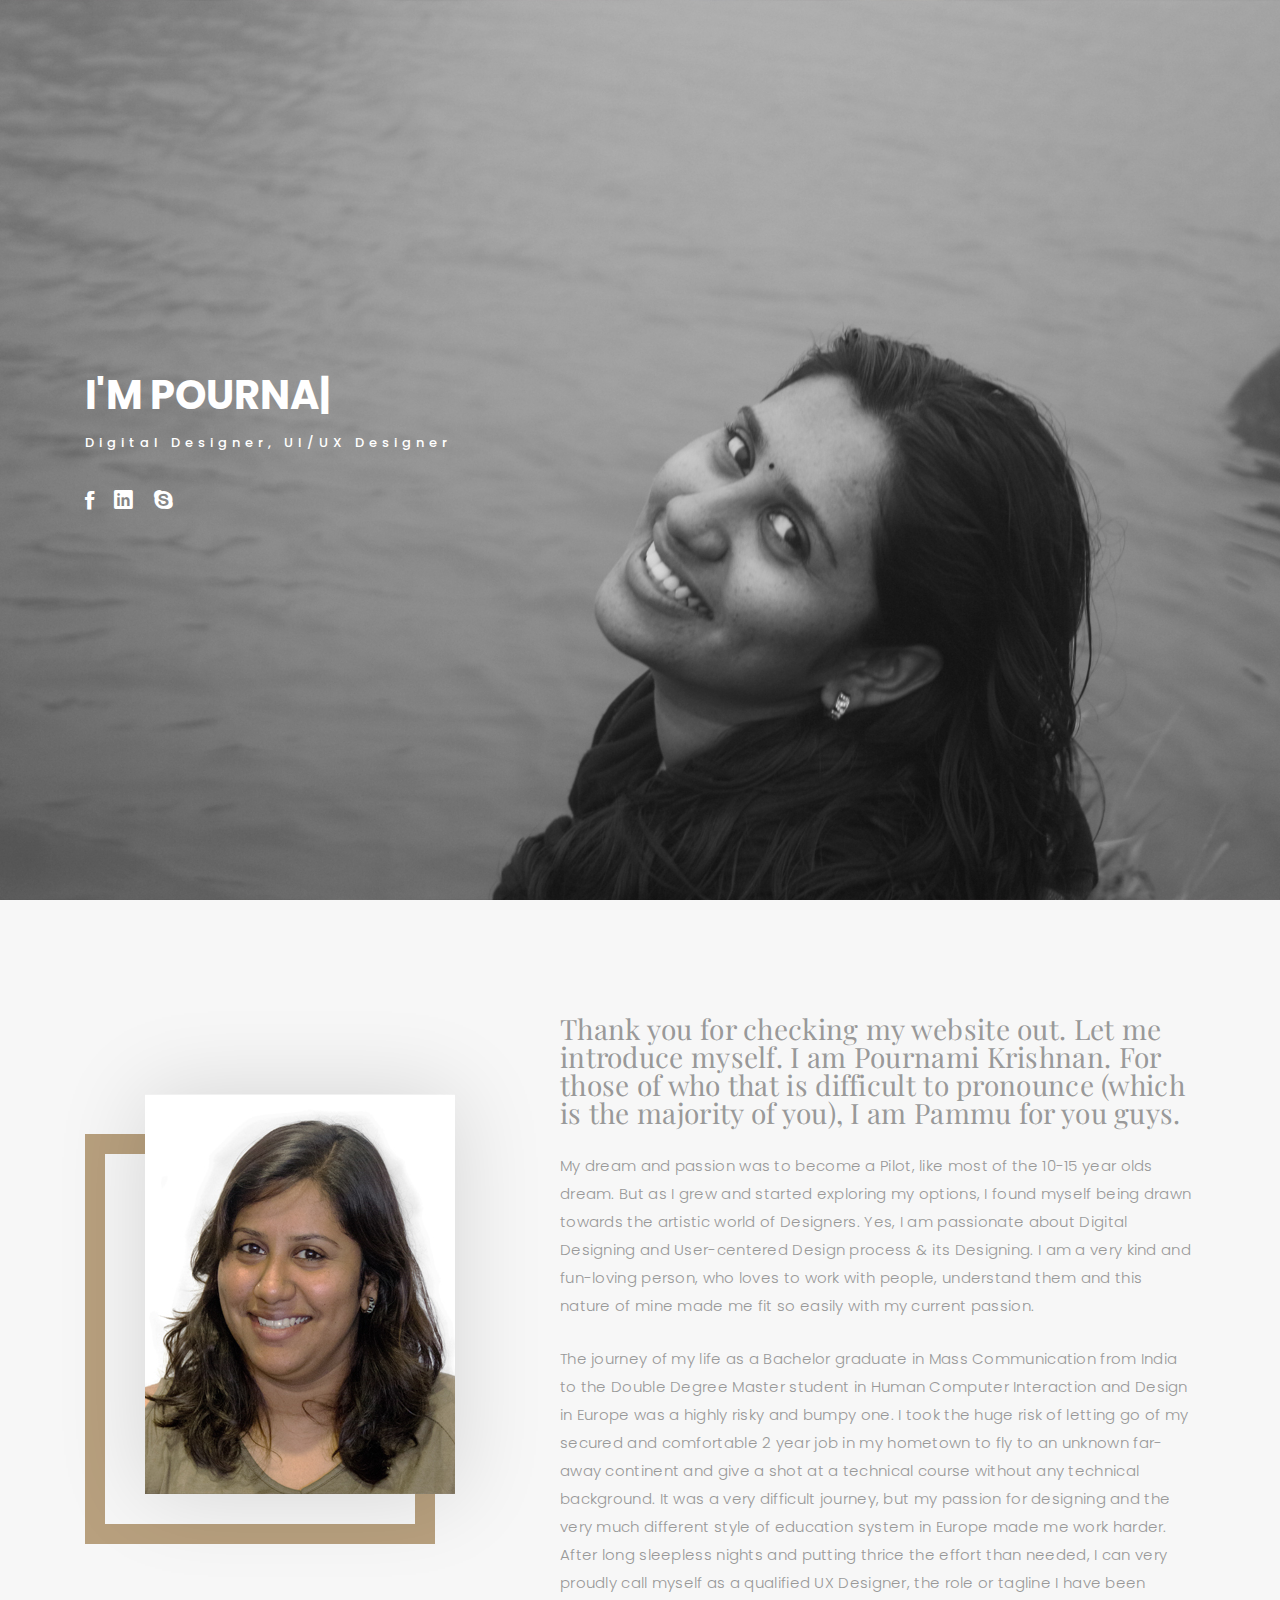
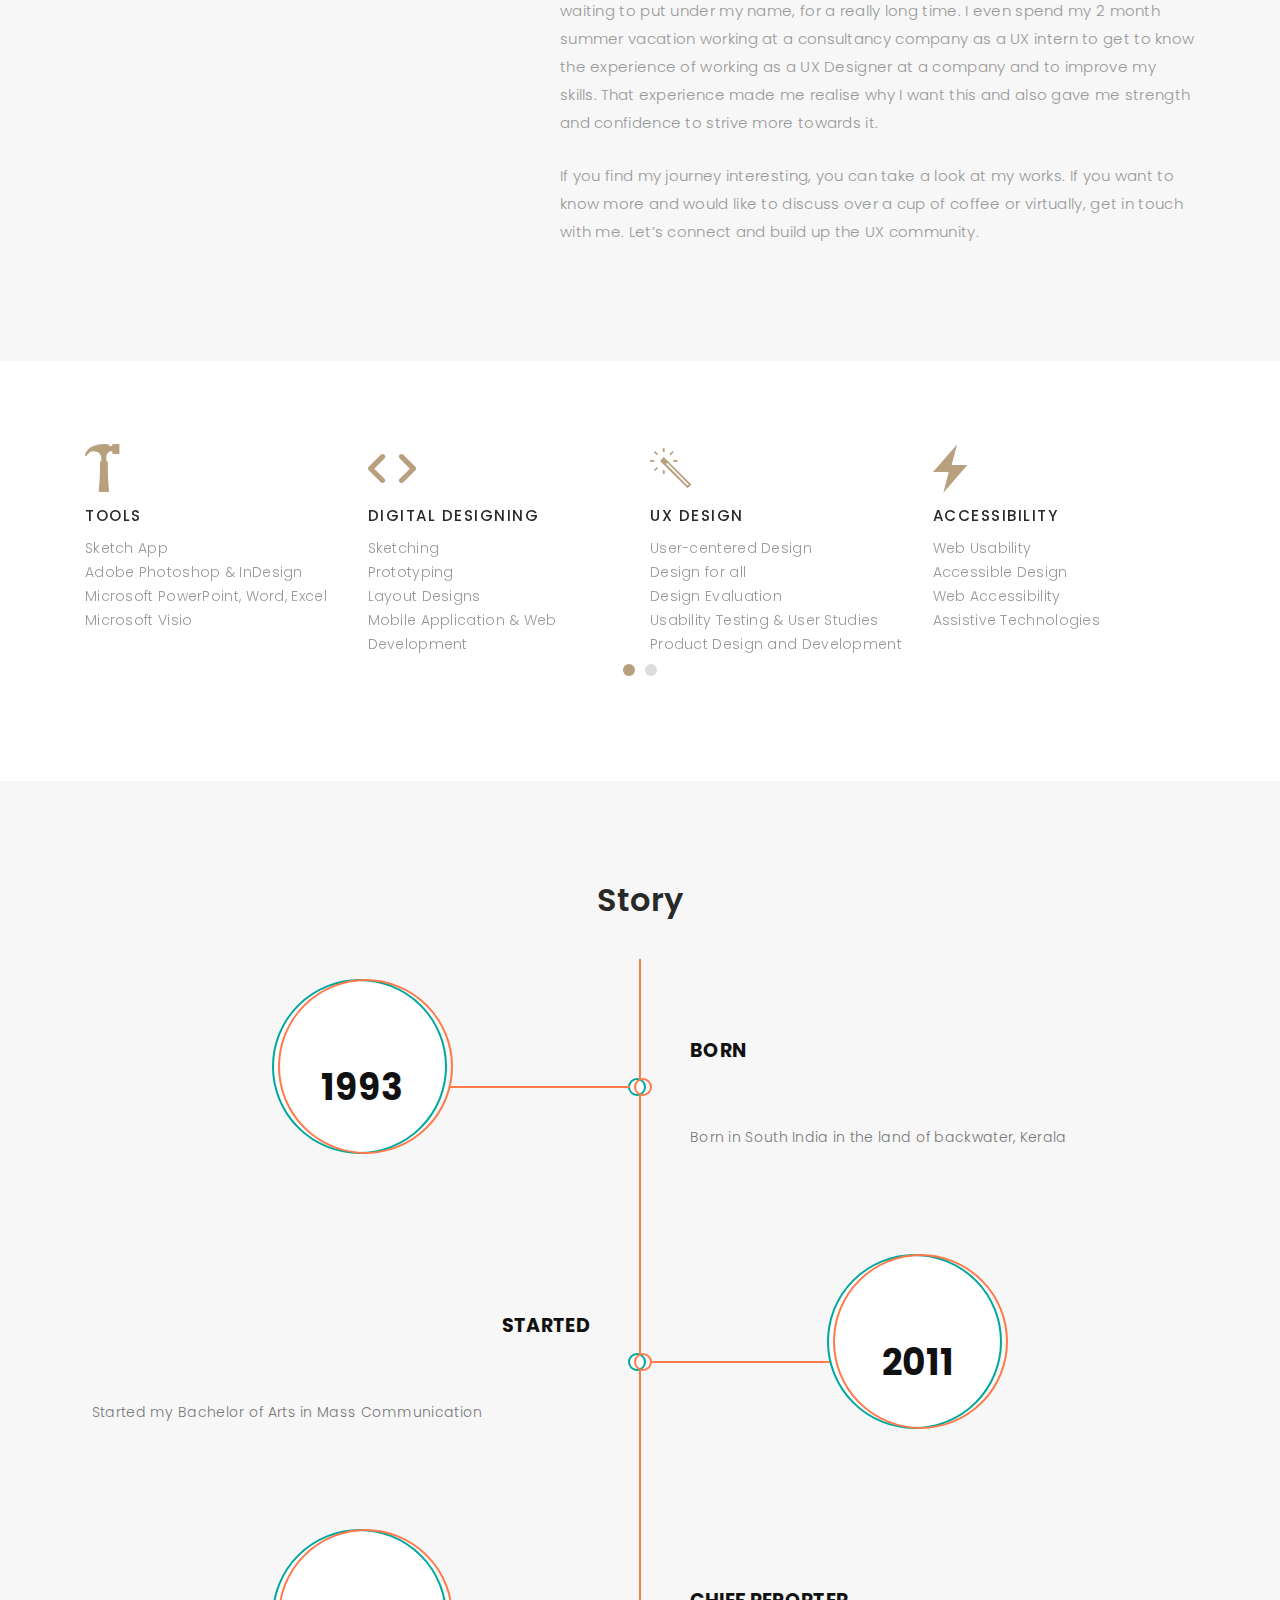
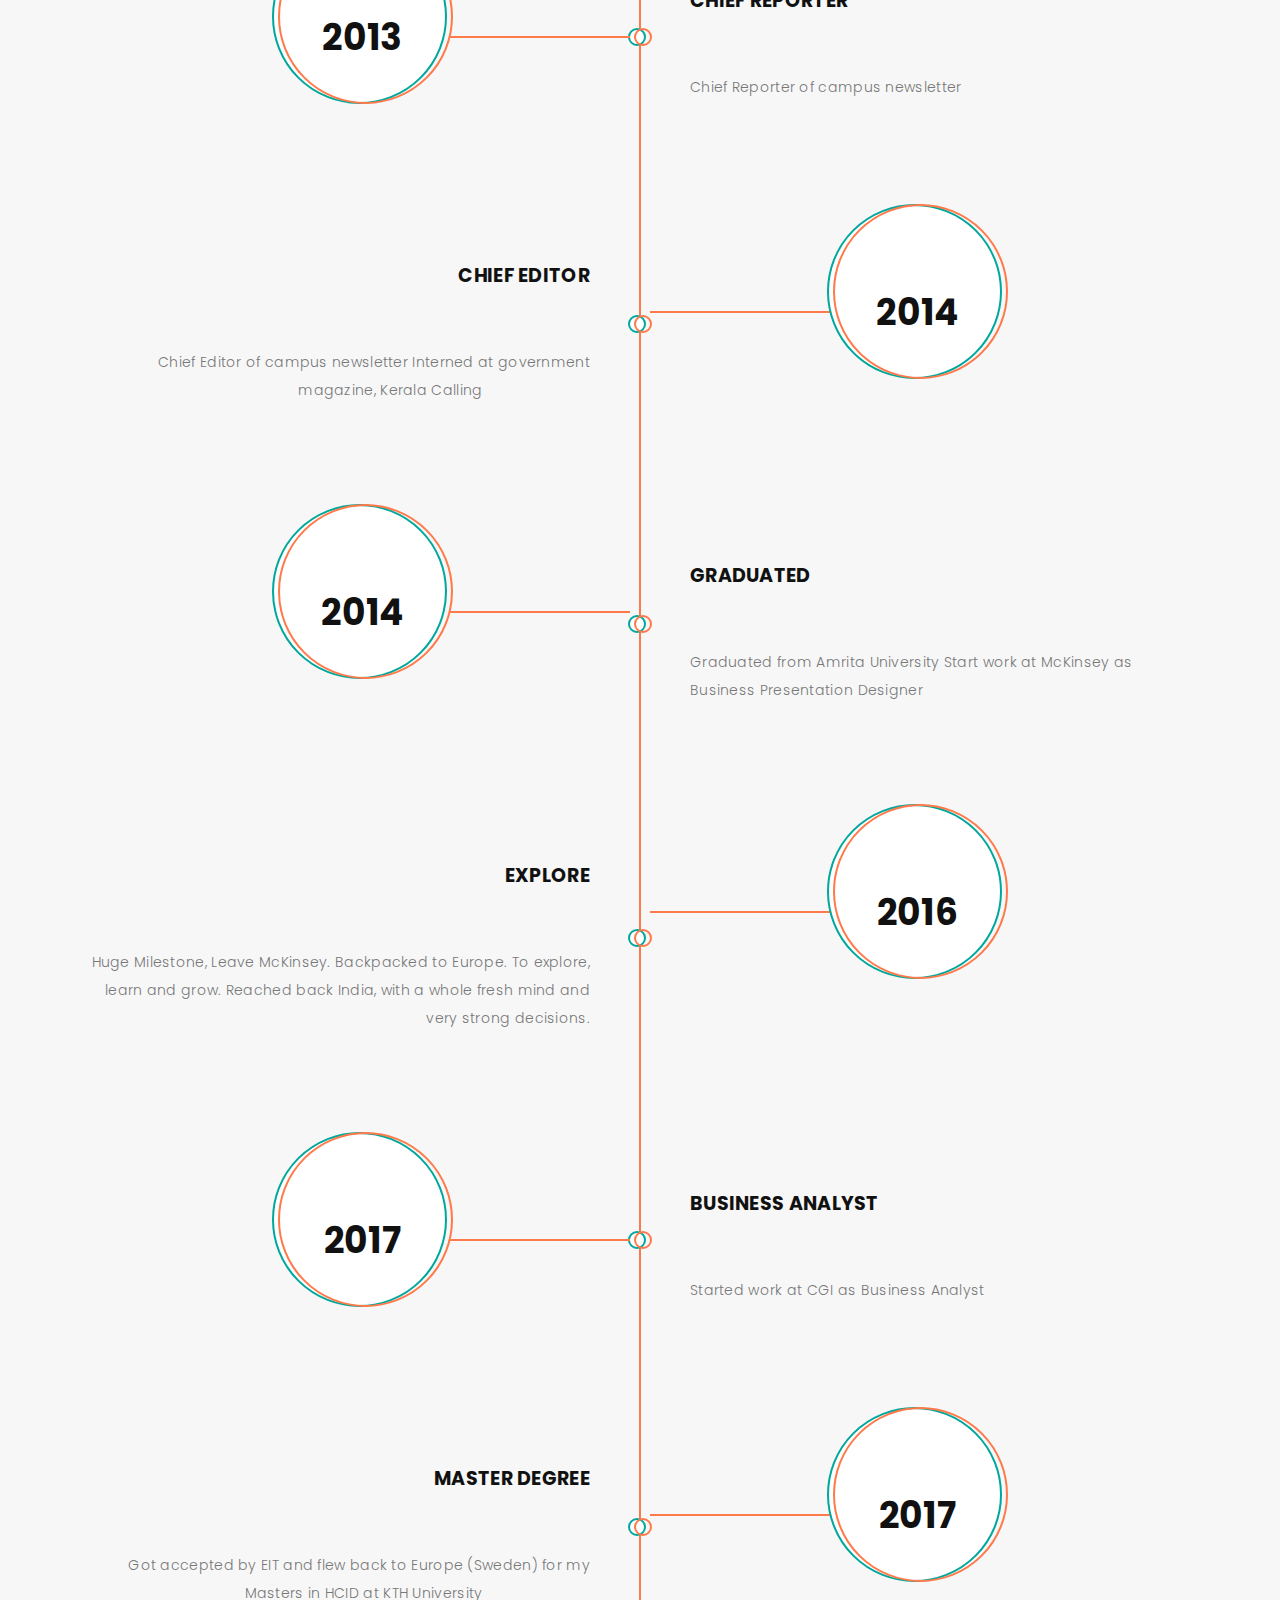
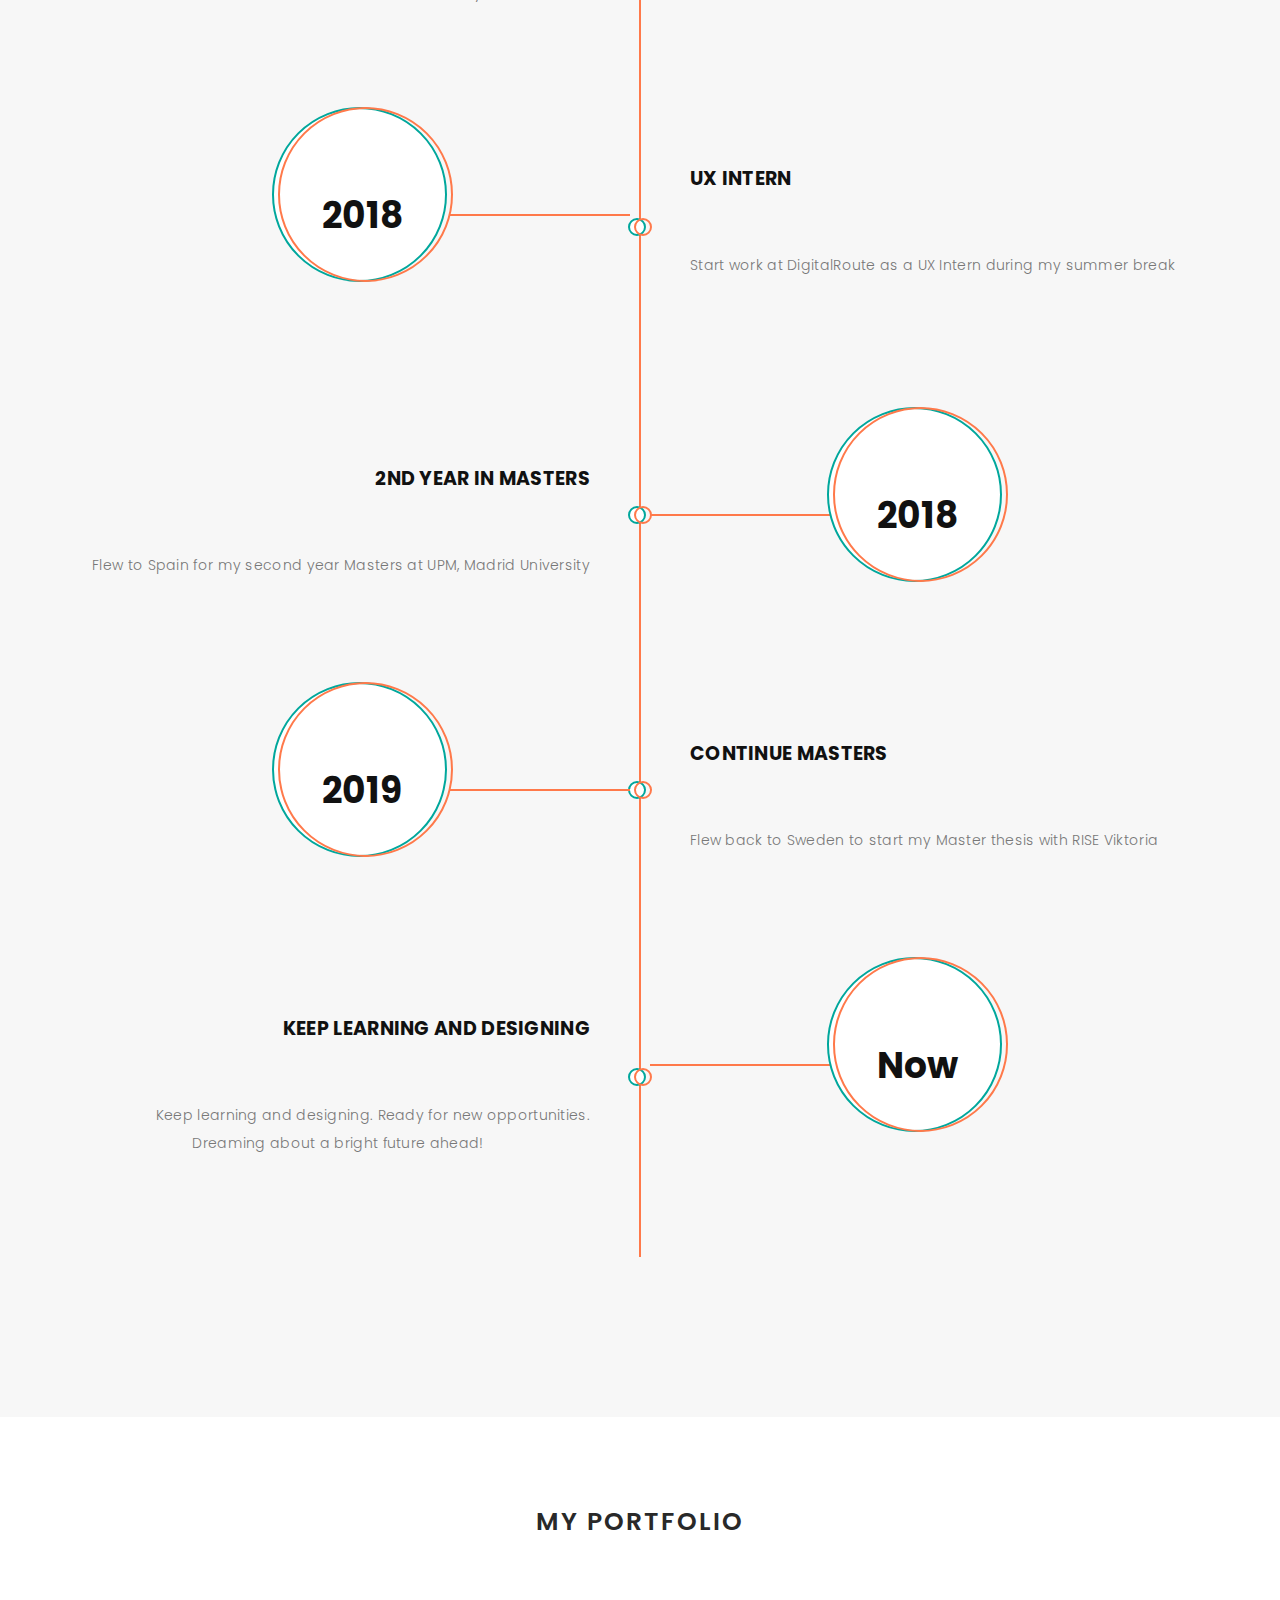
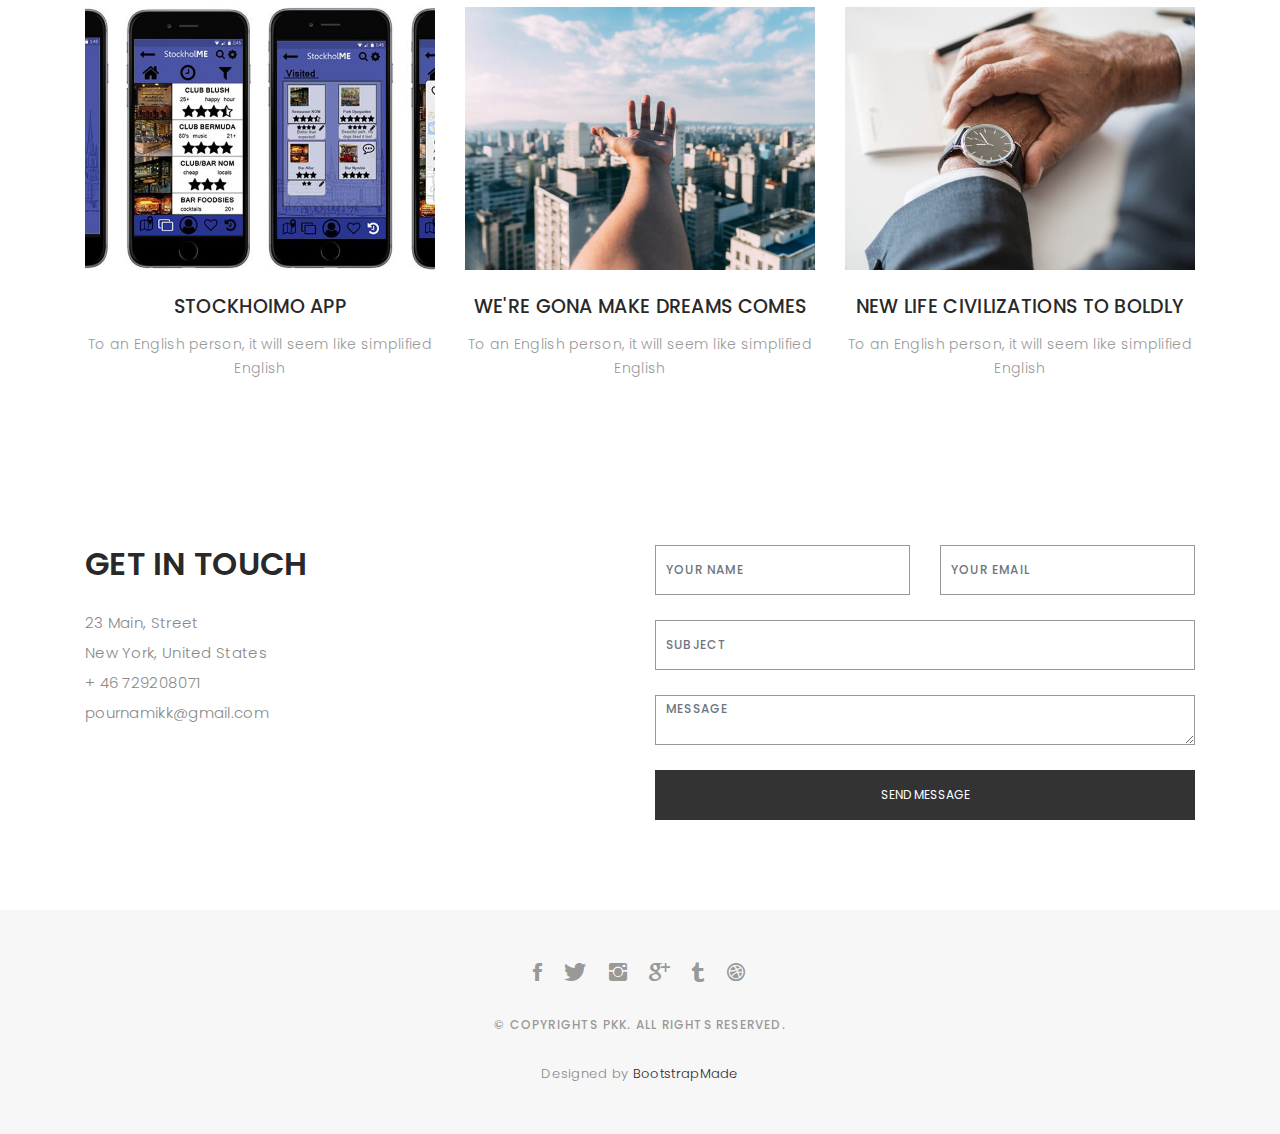
<file: index.html>
<!DOCTYPE html>
<html lang="en">

<head>
  <!-- meta -->
  <meta charset="utf-8">
  <meta content="width=device-width, initial-scale=1.0" name="viewport">

  <title>Pournami Krishnan - Personal Portfolio</title>
  <meta content="" name="keywords">
  <meta content="" name="description">

  <!-- Google Fonts -->
  <link href="https://fonts.googleapis.com/css?family=Poppins:300,300i,400,400i,500,500i,600,600i,700,700i|Playfair+Display:400,400i,700,700i,900,900i"
    rel="stylesheet">

  <!-- Bootstrap CSS File -->
  <link href="lib/bootstrap/css/bootstrap.min.css" rel="stylesheet">

  <!-- Libraries CSS Files -->
  <link href="lib/ionicons/css/ionicons.min.css" rel="stylesheet">
  <link href="lib/owlcarousel/assets/owl.carousel.min.css" rel="stylesheet">
  <link href="lib/magnific-popup/magnific-popup.css" rel="stylesheet">
  <link href="lib/hover/hover.min.css" rel="stylesheet">

  <!-- Main Stylesheet File -->
  <link href="css/style.css" rel="stylesheet">

  <!-- Responsive css -->
  <link href="css/responsive.css" rel="stylesheet">

  <!-- Favicon -->
  <link rel="shortcut icon" href="images/favicon.png">

</head>

<body>

  <!-- start section navbar -->
  <nav id="main-nav">
    <div class="row">
      <div class="container">

        <div class="logo">
          <a href="index.html"><img src="images/logo.png" alt="logo"></a>
        </div>

        <div class="responsive"><i data-icon="m" class="ion-navicon-round"></i></div>

        <ul class="nav-menu list-unstyled">
          <li><a href="#header" class="smoothScroll">Home</a></li>
          <li><a href="#about" class="smoothScroll">About</a></li>
          <li><a href="#portfolio" class="smoothScroll">Portfolio</a></li>
          <li><a href="#contact" class="smoothScroll">Contact</a></li>
        </ul>

      </div>
    </div>
  </nav>
  <!-- End section navbar -->


  <!-- start section header -->
  <div id="header" class="home">

    <div class="container">
      <div class="header-content">
        <h1>I'm <span class="typed"></span></h1>
        <p>digital designer, UI/UX designer</p>

        <ul class="list-unstyled list-social">
          <li><a href="https://www.facebook.com/pournami.krishnan.5"><i class="f30 ion-social-facebook"></i></a></li>
          <li><a href="https://www.linkedin.com/in/pournamikk"><i class="f30 ion-social-linkedin"></i></a></li>
          <li><a href="https://join.skype.com/invite/nHJZXLUp7gkE"><i class="f30 ion-social-skype"></i></a></li>
        </ul>
      </div>
    </div>
  </div>
  <!-- End section header -->


  <!-- start section about us -->
  <div id="about" class="paddsection">
    <div class="container">
      <div class="row justify-content-between">

        <div class="col-lg-4 pt-9">
          <div class="div-img-bg">
            <div class="about-img">
              <img src="images/me.jpg" class="img-responsive" alt="me">
            </div>
          </div>
        </div>
        <div class="col-lg-7">
          <div class="about-descr">
            <p class="p-heading">Thank you for checking my website out. Let me introduce myself. I am Pournami
              Krishnan. For those of who that is difficult to pronounce (which is the majority of you), I am Pammu for
              you guys.</p>

            <p class="">My dream and passion was to become a Pilot, like most of the 10-15 year olds dream.
              But as I grew and started exploring my options, I found myself being drawn towards the artistic world of
              Designers. Yes, I am passionate about Digital Designing and User-centered Design process & its Designing.
              I am a very kind and fun-loving person, who loves to work with people, understand them and this nature of
              mine made me fit so easily with my current passion.</p>

            <p class="">The journey of my life as a Bachelor graduate in Mass Communication from India to the
              Double Degree Master student in Human Computer Interaction and Design in Europe was a highly risky and
              bumpy one. I took the huge risk of letting go of my secured and comfortable 2 year job in my hometown to
              fly to an unknown far-away continent and give a shot at a technical course without any technical
              background. It was a very difficult journey, but my passion for designing and the very much different
              style of education system in Europe made me work harder. After long sleepless nights and putting thrice
              the effort than needed, I can very proudly call myself as a qualified UX Designer, the role or tagline I
              have been waiting to put under my name, for a really long time. I even spend my 2 month summer vacation
              working at a consultancy company as a UX intern to get to know the experience of working as a UX Designer
              at a company and to improve my skills. That experience made me realise why I want this and also gave me
              strength and confidence to strive more towards it.</p>

            <p class="">If you find my journey interesting, you can take a look at my works. If you want to
              know more and would like to discuss over a cup of coffee or virtually, get in touch with me. Let’s
              connect and build up the UX community.</p>


          </div>

        </div>
      </div>
    </div>
  </div>
  <!-- end section about us -->


  <!-- start section services -->
  <div id="services">
    <div class="container">

      <div class="services-carousel owl-theme">

        <div class="services-block">

          <i class="ion-hammer"></i>
          <span>Tools</span>
          <p class="separator">Sketch App</p>
          <p class="separator">Adobe Photoshop & InDesign</p>
          <p class="separator">Microsoft PowerPoint, Word, Excel</p>
          <p class="separator">Microsoft Visio</p>

        </div>

        <div class="services-block">

          <i class="ion-code"></i>
          <span>Digital Designing</span>
          <p class="separator">Sketching</p>
          <p class="separator">Prototyping</p>
          <p class="separator">Layout Designs</p>
          <p class="separator">Mobile Application & Web Development</p>

        </div>

        <div class="services-block">

          <i class="ion-ios-color-wand-outline"></i>
          <span>UX Design</span>
          <p class="separator">User-centered Design</p>
          <p class="separator">Design for all</p>
          <p class="separator">Design Evaluation</p>
          <p class="separator">Usability Testing & User Studies</p>
          <p class="separator">Product Design and Development</p>

        </div>

        <div class="services-block">

          <i class="ion-flash"></i>
          <span>Accessibility</span>
          <p class="separator">Web Usability</p>
          <p class="separator">Accessible Design</p>
          <p class="separator">Web Accessibility</p>
          <p class="separator">Assistive Technologies</p>

        </div>

        <div class="services-block">

          <i class="ion-ios-analytics-outline"></i>
          <span>Ideas</span>
          <p class="separator">Brainstorming</p>
          <p class="separator">Design Thinking</p>
          <p class="separator">Creative Thinking</p>
          <p class="separator">Storyboarding</p>

        </div>


      </div>
          

    </div>

  </div>
  <!-- end section services -->
  
  <!-- start section story -->
  <div id="story">
    <div class="container">

      <div class="row">
                <div class="col-md-12">
          <h2 class="text-center">Story</h2>
                      <div class="main-timeline">
                            <div class="timeline">
                                  <div class="icon"></div>
                                  <div class="date-content">
                                        <div class="date-outer">
                                              <span class="date">
                                                    <span class="year">1993</span>
                                                </span>
                                          </div>
                                    </div>
                                  <div class="timeline-content">
                                        <h3 class="title">Born</h3>
                                        <p class="description">Born in South India in the land of backwater, Kerala
                                          </p>
                                    </div>
                              </div>
                            <div class="timeline">
                                  <div class="icon"></div>
                                  <div class="date-content">
                                        <div class="date-outer">
                                              <span class="date">
                                                    <span class="year">2011</span>
                                                </span>
                                          </div>
                                    </div>
                                  <div class="timeline-content">
                                        <h3 class="title">Started</h3>
                                        <p class="description">Started my Bachelor of Arts in Mass Communication
                                          </p>
                                    </div>
                              </div>
                            <div class="timeline">
                                  <div class="icon"></div>
                                  <div class="date-content">
                                        <div class="date-outer">
                                              <span class="date">
                                                    <span class="year">2013</span>
                                                </span>
                                          </div>
                                    </div>
                                  <div class="timeline-content">
                                        <h3 class="title">Chief Reporter</h3>
                                        <p class="description">Chief Reporter of campus newsletter
                                          </p>
                                    </div>
                              </div>
                            <div class="timeline">
                                  <div class="icon"></div>
                                  <div class="date-content">
                                        <div class="date-outer">
                                              <span class="date">
                                                    <span class="year">2014</span>
                                                </span>
                                          </div>
                                    </div>
                                  <div class="timeline-content">
                                        <h3 class="title">Chief Editor</h3>
                                        <p class="description">Chief Editor of campus newsletter
                  Interned at government magazine, Kerala Calling
                                          </p>
                                    </div>
                              </div>
                            <div class="timeline">
                                  <div class="icon"></div>
                                  <div class="date-content">
                                        <div class="date-outer">
                                              <span class="date">
                                                    <span class="year">2014</span>
                                                </span>
                                          </div>
                                    </div>
                                  <div class="timeline-content">
                                        <h3 class="title">Graduated</h3>
                                        <p class="description">Graduated from Amrita University
                  Start work at McKinsey as Business Presentation Designer
                                          </p>
                                    </div>
                              </div>
                            <div class="timeline">
                                  <div class="icon"></div>
                                  <div class="date-content">
                                        <div class="date-outer">
                                              <span class="date">
                                                    <span class="year">2016</span>
                                                </span>
                                          </div>
                                    </div>
                                  <div class="timeline-content">
                                        <h3 class="title">Explore</h3>
                                        <p class="description">Huge Milestone, Leave McKinsey. Backpacked to Europe. To
                  explore, learn and grow. Reached back India, with a whole fresh mind and very strong decisions.</p>
                                    </div>
                              </div>
                            <div class="timeline">
                                  <div class="icon"></div>
                                  <div class="date-content">
                                        <div class="date-outer">
                                              <span class="date">
                                                    <span class="year">2017</span>
                                                </span>
                                          </div>
                                    </div>
                                  <div class="timeline-content">
                                        <h3 class="title">Business Analyst</h3>
                                        <p class="description">Started work at CGI as Business Analyst
                                          </p>
                                    </div>
                              </div>
                            <div class="timeline">
                                  <div class="icon"></div>
                                  <div class="date-content">
                                        <div class="date-outer">
                                              <span class="date">
                                                    <span class="year">2017</span>
                                                </span>
                                          </div>
                                    </div>
                                  <div class="timeline-content">
                                        <h3 class="title">Master Degree</h3>
                                        <p class="description">Got accepted by EIT and flew back to Europe (Sweden) for
                  my Masters in HCID at KTH University
                                          </p>
                                    </div>
                              </div>
                            <div class="timeline">
                                  <div class="icon"></div>
                                  <div class="date-content">
                                        <div class="date-outer">
                                              <span class="date">
                                                    <span class="year">2018</span>
                                                </span>
                                          </div>
                                    </div>
                                  <div class="timeline-content">
                                        <h3 class="title">UX Intern</h3>
                                        <p class="description">Start work at DigitalRoute as a UX Intern during my
                  summer break
                                          </p>
                                    </div>
                              </div>
                            <div class="timeline">
                                  <div class="icon"></div>
                                  <div class="date-content">
                                        <div class="date-outer">
                                              <span class="date">
                                                    <span class="year">2018</span>
                                                </span>
                                          </div>
                                    </div>
                                  <div class="timeline-content">
                                        <h3 class="title">2nd Year in Masters</h3>
                                        <p class="description">Flew to Spain for my second year Masters at UPM, Madrid
                  University</p>
                                    </div>
                              </div>
                            <div class="timeline">
                                  <div class="icon"></div>
                                  <div class="date-content">
                                        <div class="date-outer">
                                              <span class="date">
                                                    <span class="year">2019</span>
                                                </span>
                                          </div>
                                    </div>
                                  <div class="timeline-content">
                                        <h3 class="title">Continue Masters</h3>
                                        <p class="description">Flew back to Sweden to start my Master thesis with RISE
                  Viktoria</p>
                                    </div>
                              </div>
                            <div class="timeline">
                                  <div class="icon"></div>
                                  <div class="date-content">
                                        <div class="date-outer">
                                              <span class="date">
                                                    <span class="year">Now</span>
                                                </span>
                                          </div>
                                    </div>
                                  <div class="timeline-content">
                                        <h3 class="title">Keep learning and designing</h3>
                                        <p class="description">Keep learning and designing. Ready for new
                  opportunities. Dreaming about a bright future ahead!

                                          </p>
                                    </div>
                              </div>
                        </div>
                  
        </div>
            </div>
          

    </div>

  </div>
  <!-- end section story -->


  <!-- start section portfolio -->
  <div id="portfolio" class="text-center paddsection">

    <div class="container">
      <div class="section-title text-center">
        <h2>My Portfolio</h2>
      </div>
    </div>


    <div class="container">
      <div class="journal-block">
        <div class="row">

          <div class="col-lg-4 col-md-6">
            <div class="journal-info">

              <a href="stockho-ime-app.html"><img src="images/blog-post-1.jpg" class="img-responsive" alt="img"></a>

              <div class="journal-txt">

                <h4><a href="stockho-ime-app.html">STOCKHOIMO APP</a></h4>
                <p class="separator">To an English person, it will seem like simplified English
                </p>

              </div>

            </div>
          </div>

          <div class="col-lg-4 col-md-6">
            <div class="journal-info">

              <a href="blog-single.html"><img src="images/blog-post-2.jpg" class="img-responsive" alt="img"></a>

              <div class="journal-txt">

                <h4><a href="#blog-single.html">WE'RE GONA MAKE DREAMS COMES</a></h4>
                <p class="separator">To an English person, it will seem like simplified English
                </p>

              </div>

            </div>
          </div>

          <div class="col-lg-4 col-md-6">
            <div class="journal-info">

              <a href="blog-single.html"><img src="images/blog-post-3.jpg" class="img-responsive" alt="img"></a>

              <div class="journal-txt">

                <h4><a href="blog-single.html">NEW LIFE CIVILIZATIONS TO BOLDLY</a></h4>
                <p class="separator">To an English person, it will seem like simplified English
                </p>

              </div>

            </div>
          </div>

        </div>
      </div>
    </div>

  </div>
  <!-- End section portfolio -->

  <!-- start sectoion contact -->
  <div id="contact" class="paddsection">
    <div class="container">
      <div class="contact-block1">
        <div class="row">

          <div class="col-lg-6">
            <div class="contact-contact">

              <h2 class="mb-30">GET IN TOUCH</h2>

              <ul class="contact-details">
                <li><span>23 Main, Street</span></li>
                <li><span>New York, United States</span></li>
                <li><span>+ 46 729208071</span></li>
                <li><span>pournamikk@gmail.com</span></li>
              </ul>

            </div>
          </div>

          <div class="col-lg-6">
            <form action="" method="post" role="form" class="contactForm">
              <div class="row">

                <div id="sendmessage">Your message has been sent. Thank you!</div>
                <div id="errormessage"></div>

                <div class="col-lg-6">
                  <div class="form-group contact-block1">
                    <input type="text" name="name" class="form-control" id="name" placeholder="Your Name" data-rule="minlen:4"
                      data-msg="Please enter at least 4 chars" />
                    <div class="validation"></div>
                  </div>
                </div>

                <div class="col-lg-6">
                  <div class="form-group">
                    <input type="email" class="form-control" name="email" id="email" placeholder="Your Email" data-rule="email"
                      data-msg="Please enter a valid email" />
                    <div class="validation"></div>
                  </div>
                </div>

                <div class="col-lg-12">
                  <div class="form-group">
                    <input type="text" class="form-control" name="subject" id="subject" placeholder="Subject" data-rule="minlen:4"
                      data-msg="Please enter at least 8 chars of subject" />
                    <div class="validation"></div>
                  </div>
                </div>

                <div class="col-lg-12">
                  <div class="form-group">
                    <textarea class="form-control" name="message" rows="12" data-rule="required" data-msg="Please write something for us"
                      placeholder="Message"></textarea>
                    <div class="validation"></div>
                  </div>
                </div>

                <div class="col-lg-12">
                  <input type="submit" class="btn btn-defeault btn-send" value="Send message">
                </div>

              </div>
            </form>
          </div>
        </div>
      </div>
    </div>
  </div>
  <!-- start sectoion contact -->


  <!-- start section footer -->
  <div id="footer" class="text-center">
    <div class="container">
      <div class="socials-media text-center">

        <ul class="list-unstyled">
          <li><a href="#"><i class="ion-social-facebook"></i></a></li>
          <li><a href="#"><i class="ion-social-twitter"></i></a></li>
          <li><a href="#"><i class="ion-social-instagram"></i></a></li>
          <li><a href="#"><i class="ion-social-googleplus"></i></a></li>
          <li><a href="#"><i class="ion-social-tumblr"></i></a></li>
          <li><a href="#"><i class="ion-social-dribbble"></i></a></li>
        </ul>

      </div>

      <p>&copy; Copyrights PKK. All rights reserved.</p>

      <div class="credits">
        <!--
          All the links in the footer should remain intact.
          You can delete the links only if you purchased the pro version.
          Licensing information: https://bootstrapmade.com/license/
          Purchase the pro version with working PHP/AJAX contact form: https://bootstrapmade.com/buy/?theme=Folio
        -->
        Designed by <a href="https://bootstrapmade.com/">BootstrapMade</a>
      </div>

    </div>
  </div>
  <!-- End section footer -->

  <!-- JavaScript Libraries -->
  <script src="lib/jquery/jquery.min.js"></script>
  <script src="lib/jquery/jquery-migrate.min.js"></script>
  <script src="lib/bootstrap/js/bootstrap.bundle.min.js"></script>
  <script src="lib/typed/typed.js"></script>
  <script src="lib/owlcarousel/owl.carousel.min.js"></script>
  <script src="lib/magnific-popup/magnific-popup.min.js"></script>
  <script src="lib/isotope/isotope.pkgd.min.js"></script>

  <!-- Contact Form JavaScript File -->
  <script src="contactform/contactform.js"></script>

  <!-- Template Main Javascript File -->
  <script src="js/main.js"></script>

</body>

</html>
</file>
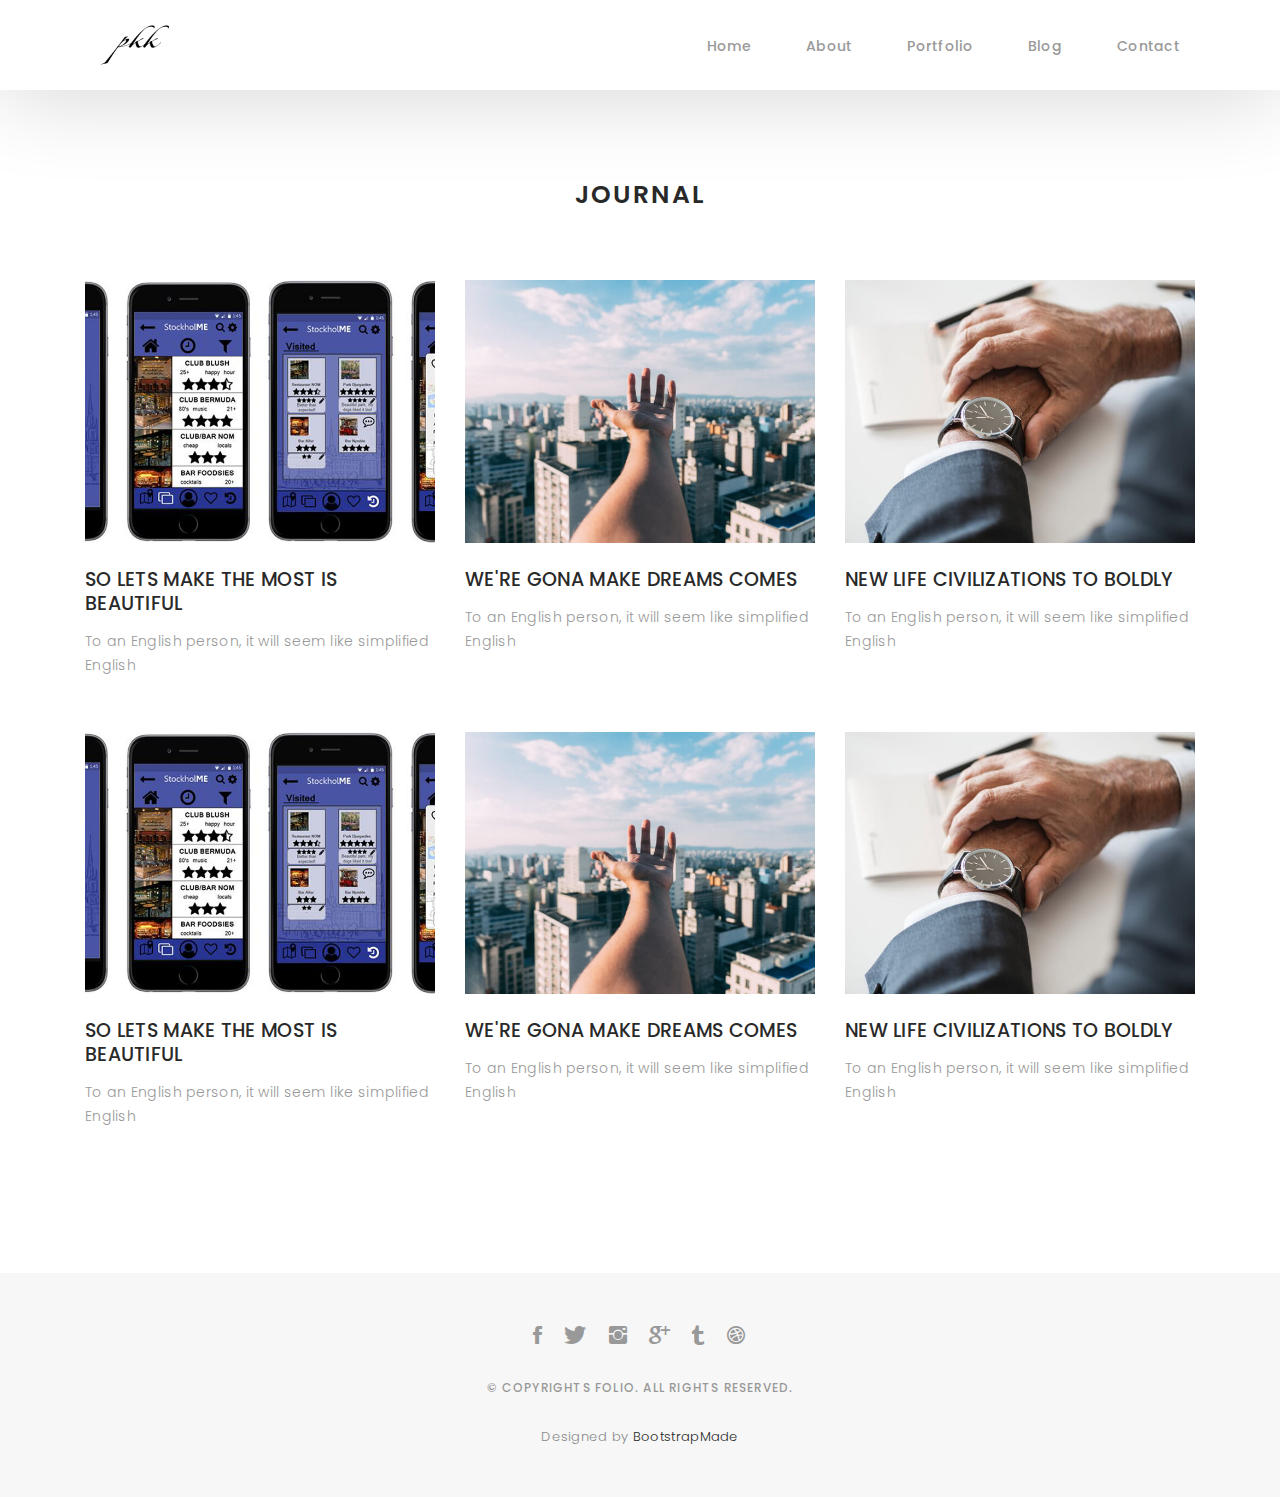
<file: blog-grid.html>
<!DOCTYPE html>
<html lang="en">

<head>
  <!-- meta -->
  <meta charset="utf-8">
  <meta content="width=device-width, initial-scale=1.0" name="viewport">

  <title>Folio - Blog Grid</title>
  <meta content="" name="keywords">
  <meta content="" name="description">

  <!-- Google Fonts -->
  <link href="https://fonts.googleapis.com/css?family=Poppins:300,300i,400,400i,500,500i,600,600i,700,700i|Playfair+Display:400,400i,700,700i,900,900i" rel="stylesheet">

  <!-- Bootstrap CSS File -->
  <link href="lib/bootstrap/css/bootstrap.min.css" rel="stylesheet">

  <!-- Libraries CSS Files -->
  <link href="lib/ionicons/css/ionicons.min.css" rel="stylesheet">
  <link href="lib/owlcarousel/assets/owl.carousel.min.css" rel="stylesheet">
  <link href="lib/magnific-popup/magnific-popup.css" rel="stylesheet">
  <link href="lib/hover/hover.min.css" rel="stylesheet">

  <!-- Blog Stylesheet File -->
  <link href="css/blog.css" rel="stylesheet">

  <!-- Main Stylesheet File -->
  <link href="css/style.css" rel="stylesheet">

  <!-- Responsive css -->
  <link href="css/responsive.css" rel="stylesheet">

  <!-- Favicon -->
  <link rel="shortcut icon" href="images/favicon.png">

  <!-- =======================================================
    Theme Name: Folio
    Theme URL: https://bootstrapmade.com/folio-bootstrap-portfolio-template/
    Author: BootstrapMade.com
    Author URL: https://bootstrapmade.com
  ======================================================= -->
</head>

<body>

  <!-- start section navbar -->
  <nav id="main-nav-subpage" class="subpage-nav">
    <div class="row">
      <div class="container">

        <div class="logo">
          <a href="index.html"><img src="images/logo.png" alt="logo"></a>
        </div>

        <div class="responsive"><i data-icon="m" class="ion-navicon-round"></i></div>

        <ul class="nav-menu list-unstyled">
          <li><a href="#homee" class="smoothScroll">Home</a></li>
          <li><a href="#about" class="smoothScroll">About</a></li>
          <li><a href="#portfolio" class="smoothScroll">Portfolio</a></li>
          <li><a href="#blog" class="smoothScroll">Blog</a></li>
          <li><a href="#contact" class="smoothScroll">Contact</a></li>
        </ul>

      </div>
    </div>
  </nav>
  <!-- End section navbar -->

  <!-- start section journal -->
  <div id="journal-blog" class="text-left  paddsections">

    <div class="container">
      <div class="section-title text-center">
        <h2>journal</h2>
      </div>
    </div>

    <div class="container">
      <div class="journal-block">
        <div class="row">

          <div class="col-lg-4 col-md-6">
            <div class="journal-info mb-30">

              <a href="blog-single.html"><img src="images/blog-post-1.jpg" class="img-responsive" alt="img"></a>

              <div class="journal-txt">

                <h4><a href="blog-single.html">SO LETS MAKE THE MOST IS BEAUTIFUL</a></h4>
                <p class="separator">To an English person, it will seem like simplified English
                </p>

              </div>

            </div>
          </div>

          <div class="col-lg-4 col-md-6">
            <div class="journal-info mb-30">

              <a href="blog-single.html"><img src="images/blog-post-2.jpg" class="img-responsive" alt="img"></a>

              <div class="journal-txt">

                <h4><a href="blog-single.html">WE'RE GONA MAKE DREAMS COMES</a></h4>
                <p class="separator">To an English person, it will seem like simplified English
                </p>

              </div>

            </div>
          </div>

          <div class="col-lg-4 col-md-6">
            <div class="journal-info mb-30">

              <a href="blog-single.html"><img src="images/blog-post-3.jpg" class="img-responsive" alt="img"></a>

              <div class="journal-txt">

                <h4><a href="blog-single.html">NEW LIFE CIVILIZATIONS TO BOLDLY</a></h4>
                <p class="separator">To an English person, it will seem like simplified English
                </p>

              </div>

            </div>
          </div>

          <div class="col-lg-4 col-md-6">
            <div class="journal-info mb-30">

              <a href="blog-single.html"><img src="images/blog-post-1.jpg" class="img-responsive" alt="img"></a>

              <div class="journal-txt">

                <h4><a href="blog-single.html">SO LETS MAKE THE MOST IS BEAUTIFUL</a></h4>
                <p class="separator">To an English person, it will seem like simplified English
                </p>

              </div>

            </div>
          </div>

          <div class="col-lg-4 col-md-6">
            <div class="journal-info mb-30">

              <a href="blog-single.html"><img src="images/blog-post-2.jpg" class="img-responsive" alt="img"></a>

              <div class="journal-txt">

                <h4><a href="blog-single.html">WE'RE GONA MAKE DREAMS COMES</a></h4>
                <p class="separator">To an English person, it will seem like simplified English
                </p>

              </div>

            </div>
          </div>

          <div class="col-lg-4 col-md-6">
            <div class="journal-info mb-30">

              <a href="blog-single.html"><img src="images/blog-post-3.jpg" class="img-responsive" alt="img"></a>

              <div class="journal-txt">

                <h4><a href="blog-single.html">NEW LIFE CIVILIZATIONS TO BOLDLY</a></h4>
                <p class="separator">To an English person, it will seem like simplified English
                </p>

              </div>

            </div>
          </div>

        </div>
      </div>
    </div>
  </div>
  <!-- End section journal -->


  <!-- start section footer -->
  <div id="footer" class="text-center">
    <div class="container">
      <div class="socials-media text-center">

        <ul class="list-unstyled">
          <li><a href="#"><i class="ion-social-facebook"></i></a></li>
          <li><a href="#"><i class="ion-social-twitter"></i></a></li>
          <li><a href="#"><i class="ion-social-instagram"></i></a></li>
          <li><a href="#"><i class="ion-social-googleplus"></i></a></li>
          <li><a href="#"><i class="ion-social-tumblr"></i></a></li>
          <li><a href="#"><i class="ion-social-dribbble"></i></a></li>
        </ul>

      </div>

      <p>&copy; Copyrights Folio. All rights reserved.</p>

      <div class="credits">
        <!--
          All the links in the footer should remain intact.
          You can delete the links only if you purchased the pro version.
          Licensing information: https://bootstrapmade.com/license/
          Purchase the pro version with working PHP/AJAX contact form: https://bootstrapmade.com/buy/?theme=Folio
        -->
        Designed by <a href="https://bootstrapmade.com/">BootstrapMade</a>
      </div>

    </div>
  </div>
  <!-- End section footer -->

  <!-- JavaScript Libraries -->
  <script src="lib/jquery/jquery.min.js"></script>
  <script src="lib/jquery/jquery-migrate.min.js"></script>
  <script src="lib/bootstrap/js/bootstrap.bundle.min.js"></script>
  <script src="lib/typed/typed.js"></script>
  <script src="lib/owlcarousel/owl.carousel.min.js"></script>
  <script src="lib/magnific-popup/magnific-popup.min.js"></script>
  <script src="lib/isotope/isotope.pkgd.min.js"></script>

  <!-- Contact Form JavaScript File -->
  <script src="contactform/contactform.js"></script>

  <!-- Template Main Javascript File -->
  <script src="js/main.js"></script>

</body>

</html>
</file>
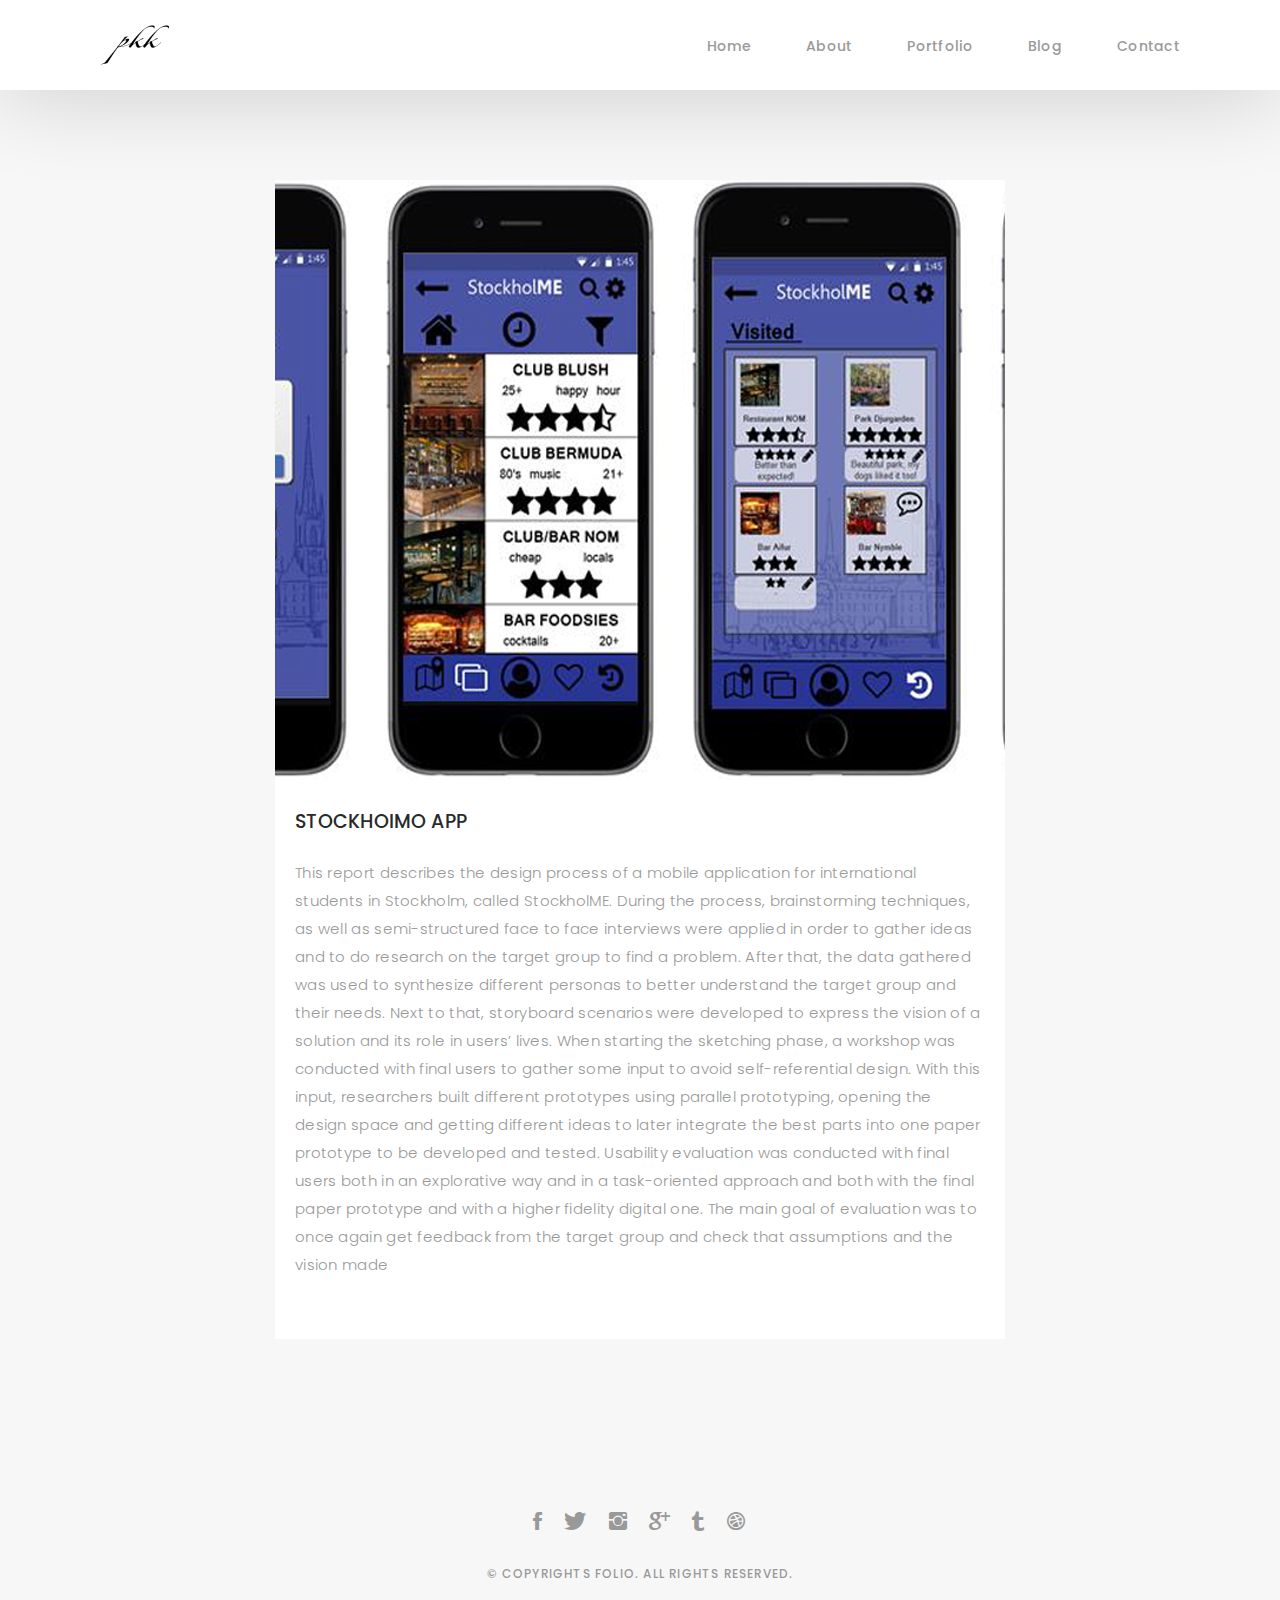
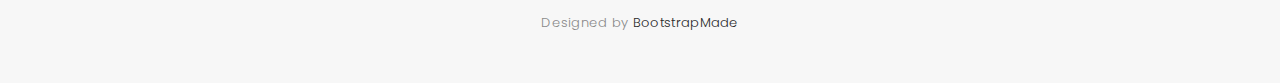
<file: stockho-ime-app.html>
<!DOCTYPE html>
<html lang="en">

<head>
  <!-- meta -->
  <meta charset="utf-8">
  <meta content="width=device-width, initial-scale=1.0" name="viewport">

  <title>Folio - Blog Singlee</title>
  <meta content="" name="keywords">
  <meta content="" name="description">

  <!-- Google Fonts -->
  <link href="https://fonts.googleapis.com/css?family=Poppins:300,300i,400,400i,500,500i,600,600i,700,700i|Playfair+Display:400,400i,700,700i,900,900i" rel="stylesheet">

  <!-- Bootstrap CSS File -->
  <link href="lib/bootstrap/css/bootstrap.min.css" rel="stylesheet">

  <!-- Libraries CSS Files -->
  <link href="lib/ionicons/css/ionicons.min.css" rel="stylesheet">
  <link href="lib/owlcarousel/assets/owl.carousel.min.css" rel="stylesheet">
  <link href="lib/magnific-popup/magnific-popup.css" rel="stylesheet">
  <link href="lib/hover/hover.min.css" rel="stylesheet">

  <!-- Blog Stylesheet File -->
  <link href="css/blog.css" rel="stylesheet">

  <!-- Main Stylesheet File -->
  <link href="css/style.css" rel="stylesheet">

  <!-- Responsive css -->
  <link href="css/responsive.css" rel="stylesheet">

  <!-- Favicon -->
  <link rel="shortcut icon" href="images/favicon.png">

  <!-- =======================================================
    Theme Name: Folio
    Theme URL: https://bootstrapmade.com/folio-bootstrap-portfolio-template/
    Author: BootstrapMade.com
    Author URL: https://bootstrapmade.com
  ======================================================= -->
</head>

<body>

  <!-- start section navbar -->
  <nav id="main-nav-subpage" class="subpage-nav">
    <div class="row">
      <div class="container">

        <div class="logo">
          <a href="index.html"><img src="images/logo.png" alt="logo"></a>
        </div>

        <div class="responsive"><i data-icon="m" class="ion-navicon-round"></i></div>

        <ul class="nav-menu list-unstyled">
          <li><a href="#home" class="smoothScroll">Home</a></li>
          <li><a href="#about" class="smoothScroll">About</a></li>
          <li><a href="#portfolio" class="smoothScroll">Portfolio</a></li>
          <li><a href="#blog" class="smoothScroll">Blog</a></li>
          <li><a href="#contact" class="smoothScroll">Contact</a></li>
        </ul>
      </div>
    </div>
  </nav>
  <!-- End section navbar -->
  <!-- start section main content -->
  <div class="main-content paddsection">
    <div class="container">
      <div class="row justify-content-center">
        <div class="col-md-8 col-md-offset-2">
          <div class="row">
            <div class="container-main single-main">
              <div class="col-md-12">
                <div class="block-main mb-30">
                  <img src="images/stocko-big.jpg" class="img-responsive" alt="reviews2">
                  <div class="content-main single-post padDiv">
                    <div class="journal-txt">
                      <h4><a href="#">STOCKHOIMO APP</a></h4>
                    </div>
                    <!-- <div class="post-meta">
                      <ul class="list-unstyled mb-0">
                        <li class="author">by:<a href="#">medsign</a></li>
                        <li class="date">date:<a href="#">March 31, 2017</a></li>
                        <li class="commont"><i class="ion-ios-heart-outline"></i><a href="#">3 Comments</a></li>
                      </ul>
                    </div> -->
                    <p class="mb-30">This report describes the design process of a mobile application for international students in Stockholm, called StockholME. During the process, brainstorming techniques, as well as semi-structured face to face interviews were applied in order to gather ideas and to do research on the target group to find a problem. After that, the data gathered was used to synthesize different personas to better understand the target group and their needs. Next to that, storyboard scenarios were developed to express the vision of a solution and its role in users’ lives. When starting the sketching phase, a workshop was conducted with final users to gather some input to avoid self-referential design. With this input, researchers built different prototypes using parallel prototyping, opening the design space and getting different ideas to later integrate the best parts into one paper prototype to be developed and tested. Usability evaluation was conducted with final users both in an explorative way and in a task-oriented approach and both with the final paper prototype and with a higher fidelity digital one. The main goal of evaluation was to once again get feedback from the target group and check that assumptions and the vision made</p>
                   
                  </div>
                </div>
              </div>
            </div>
          </div>
        </div>
      </div>
    </div>
  </div>
  <!--  </div> -->
  <!-- start section main content -->

  <!-- start section footer -->
  <div id="footer" class="text-center">
    <div class="container">
      <div class="socials-media text-center">

        <ul class="list-unstyled">
          <li><a href="#"><i class="ion-social-facebook"></i></a></li>
          <li><a href="#"><i class="ion-social-twitter"></i></a></li>
          <li><a href="#"><i class="ion-social-instagram"></i></a></li>
          <li><a href="#"><i class="ion-social-googleplus"></i></a></li>
          <li><a href="#"><i class="ion-social-tumblr"></i></a></li>
          <li><a href="#"><i class="ion-social-dribbble"></i></a></li>
        </ul>

      </div>

      <p>&copy; Copyrights Folio. All rights reserved.</p>

      <div class="credits">
        <!--
          All the links in the footer should remain intact.
          You can delete the links only if you purchased the pro version.
          Licensing information: https://bootstrapmade.com/license/
          Purchase the pro version with working PHP/AJAX contact form: https://bootstrapmade.com/buy/?theme=Folio
        -->
        Designed by <a href="https://bootstrapmade.com/">BootstrapMade</a>
      </div>

    </div>
  </div>
  <!-- End section footer -->

  <!-- JavaScript Libraries -->
  <script src="lib/jquery/jquery.min.js"></script>
  <script src="lib/jquery/jquery-migrate.min.js"></script>
  <script src="lib/bootstrap/js/bootstrap.bundle.min.js"></script>
  <script src="lib/typed/typed.js"></script>
  <script src="lib/owlcarousel/owl.carousel.min.js"></script>
  <script src="lib/magnific-popup/magnific-popup.min.js"></script>
  <script src="lib/isotope/isotope.pkgd.min.js"></script>

  <!-- Contact Form JavaScript File -->
  <script src="contactform/contactform.js"></script>

  <!-- Template Main Javascript File -->
  <script src="js/main.js"></script>

</body>

</html>
</file>
<file: css/responsive.css>
/** Width between 1200x to 0
 *  ~~~~~~~~~~~~~~~~~~~~~~~~~~~~~~~~~~~~
 */

@media (min-width: 1200px) {

}

/** Width between 992px to 1199px
 *  ~~~~~~~~~~~~~~~~~~~~~~~~~~~~~~~~~~~~
 */

@media (min-width: 992px) and (max-width: 1199px) {
  
}

/** Width between 768px to 991px
 *  ~~~~~~~~~~~~~~~~~~~~~~~~~~~~~~~~~~~~
 */

@media (min-width: 768px) and (max-width: 991px) {
  /* Navbar */
  nav {
    padding: 10px 15px;
  }
  .nav-menu {
    margin-top: 40px;
    display: none;
    float: none;
    width: 100%;
  }
  .nav-menu li {
    float: none;
    width: 100%;
    text-align: center;
    border-top: 1px solid #f7f7f7;
    line-height: 45px;
    margin-left: 0;
    padding-top: 10px;
    padding-bottom: 10px;
  }
  .responsive {
    float: right;
    padding-top: 15px;
    display: block;
  }
  /* About */
  .head-info .header-content .cmaster h1 {
    font-size: 32px;
  }
  #about .div-img-bg {
    padding: 0;
  }
  #about .div-img-bg .about-img img {
    margin-top: 0%;
    margin-left: calc(0% - 0px);
  }
  #about .about-descr .p-heading {
    font-size: 20px;
  }
  #about .about-descr .separator {
    max-width: 100%;
    margin-bottom: 0;
  }
  /* portfolio */
  #portfolio .portfolio-list .nav li {
    float: none;
    margin: 20px;
    display: inline-block;
  }
  /* journal */
  #journal .journal-block .journal-info {
    margin-bottom: 30px;
  }
  /* Contact */
  .contact-contact {
    margin-bottom: 30px;
  }
  /* Footer */
  #footer .socials-media ul li {
    margin-right: 0;
    margin-left: 0;
    float: none;
    display: inline-block;
  }
}

/** Width between 767px to 0
 *  ~~~~~~~~~~~~~~~~~~~~~~~~~~~~~~~~~~~~
 */

@media (max-width: 767px) {
  /* Navbar */
  nav {
    padding: 20px 15px;
  }
  .nav-menu {
    margin-top: 40px;
    display: none;
    float: none;
    width: 100%;
  }
  .nav-menu li {
    float: none;
    width: 100%;
    text-align: center;
    border-top: 1px solid #f7f7f7;
    line-height: 45px;
    margin-left: 0;
    padding-top: 10px;
    padding-bottom: 10px;
  }
  .responsive {
    float: right;
    padding-top: 15px;
    display: block;
  }
  /* About */
  .head-info .header-content h1 {
    font-size: 32px;
  }
  #about .div-img-bg {
    padding: 0;
  }
  #about .div-img-bg .about-img img {
    margin-top: 0%;
    margin-left: calc(0% - 0px);
  }
  #about .about-descr .p-heading {
    font-size: 20px;
  }
  #about .about-descr .separator {
    max-width: 100%;
    margin-bottom: 0;
  }
  /* portfolio */
  #portfolio .portfolio-list .nav li {
    float: none;
    margin: 20px;
    display: inline-block;
  }
  /* journal */
  #journal .journal-block .journal-info {
    margin-bottom: 30px;
  }
  /* Contact */
  .contact-contact {
    margin-bottom: 30px;
  }
  /* Footer */
  #footer .socials-media ul li {
    margin-right: 0;
    margin-left: 0;
    float: none;
    display: inline-block;
  }
}

/** Width between 600px to 0
 *  ~~~~~~~~~~~~~~~~~~~~~~~~~~~~~~~~~~~~
 */

@media (max-width: 600px) {
  /* Navbar */
  nav {
    padding: 20px 15px;
  }
  .nav-menu {
    margin-top: 40px;
    display: none;
    float: none;
    width: 100%;
  }
  .nav-menu li {
    float: none;
    width: 100%;
    text-align: center;
    border-top: 1px solid #f7f7f7;
    line-height: 45px;
    margin-left: 0;
    padding-top: 10px;
    padding-bottom: 10px;
  }
  .responsive {
    float: right;
    padding-top: 15px;
    display: block;
  }
  /* About */
  .head-info .header-content h1 {
    font-size: 32px;
  }
  #about .div-img-bg {
    padding: 0;
  }
  #about .div-img-bg .about-img img {
    margin-top: 0%;
    margin-left: calc(0% - 0px);
  }
  #about .about-descr .p-heading {
    font-size: 20px;
  }
  #about .about-descr .separator {
    max-width: 100%;
    margin-bottom: 0;
  }
  /* portfolio */
  #portfolio .portfolio-list .nav li {
    float: none;
    margin: 10px;
    display: inline-block;
  }
  /* journal */
  #journal .journal-block .journal-info {
    margin-bottom: 30px;
  }
  /* Contact */
  .contact-contact {
    margin-bottom: 30px;
  }
  /* Footer */
  #footer .socials-media ul li {
    margin-right: 0;
    margin-left: 0;
    float: none;
    display: inline-block;
  }
}

/** Width between 480px to 0
 *  ~~~~~~~~~~~~~~~~~~~~~~~~~~~~~~~~~~~~
 */

@media (max-width: 480px) {
  /* Navbar */
  nav {
    padding: 20px 15px;
  }
  .nav-menu {
    margin-top: 40px;
    display: none;
    float: none;
    width: 100%;
  }
  .nav-menu li {
    float: none;
    width: 100%;
    text-align: center;
    border-top: 1px solid #f7f7f7;
    line-height: 45px;
    margin-left: 0;
    padding-top: 10px;
    padding-bottom: 10px;
  }
  .responsive {
    float: right;
    padding-top: 15px;
    display: block;
  }
  /* About */
  .head-info .header-content h1 {
    font-size: 32px;
  }
  #about .div-img-bg {
    padding: 0;
  }
  #about .div-img-bg .about-img img {
    margin-top: 0%;
    margin-left: calc(0% - 0px);
  }
  #about .about-descr .p-heading {
    font-size: 20px;
  }
  #about .about-descr .separator {
    max-width: 100%;
    margin-bottom: 0;
  }
  /* portfolio */
  #portfolio .portfolio-list .nav li {
    float: none;
    margin: 20px;
  }
  /* journal */
  #journal .journal-block .journal-info {
    margin-bottom: 30px;
  }
  /* Contact */
  .contact-contact {
    margin-bottom: 30px;
  }
  /* Footer */
  #footer .socials-media ul li {
    margin-right: 0;
    margin-left: 0;
    float: none;
    display: inline-block;
  }
}

/** Width between 320px to 0
 *  ~~~~~~~~~~~~~~~~~~~~~~~~~~~~~~~~~~~~
 */

@media (max-width: 320px) {
  /* Navbar */
  nav {
    padding: 20px 15px;
  }
  .nav-menu {
    margin-top: 40px;
    display: none;
    float: none;
    width: 100%;
  }
  .nav-menu li {
    float: none;
    width: 100%;
    text-align: center;
    border-top: 1px solid #f7f7f7;
    line-height: 45px;
    margin-left: 0;
    padding-top: 10px;
    padding-bottom: 10px;
  }
  .responsive {
    float: right;
    padding-top: 15px;
    display: block;
  }
  /* About */
  .head-info .header-content h1 {
    font-size: 32px;
  }
  #about .div-img-bg {
    padding: 0;
  }
  #about .div-img-bg .about-img img {
    margin-top: 0%;
    margin-left: calc(0% - 0px);
  }
  #about .about-descr .p-heading {
    font-size: 20px;
  }
  #about .about-descr .separator {
    max-width: 100%;
    margin-bottom: 0;
  }
  /* portfolio */
  #portfolio .portfolio-list .nav li {
    float: none;
    margin: 20px;
  }
  /* journal */
  #journal .journal-block .journal-info {
    margin-bottom: 30px;
  }
  /* Contact */
  .contact-contact {
    margin-bottom: 30px;
  }
  /* Footer */
  #footer .socials-media ul li {
    margin-right: 0;
    margin-left: 0;
    float: none;
    display: inline-block;
  }
  /* Single page */
  .entry-comments-body span {
    display: inline-block;
    margin-right: 0;
  }
}
</file>
<file: css/blog.css>
/*-----------------------------------------------------------------------------------*/

/*  -  Navbar fixd page
/*-----------------------------------------------------------------------------------*/

.subpage-nav {
  display: block !important;
  position: relative;
}

/*-----------------------------------------------------------------------------------*/

/*  /* Single page */

/*-----------------------------------------------------------------------------------*/

/* main content */

.main-content {
  background: #f7f7f7;
}

.main-content .container-main {
  display: inline-block;
  width: 100%;
}

.main-content .container-main .block-main {
  margin-bottom: 30px;
  overflow: hidden;
}

.container-main .block-main .content-main {
  background: #fff none repeat scroll 0 0;
  display: inline-block;
  width: 100%;
}

.journal-txt h4 a {
  display: block;
  font-size: 19px;
  line-height: 24px;
  margin: 0 0 13px 0;
  font-weight: 500;
  color: #292929;
  -moz-transition: all 0.5s ease-in-out 0s;
  -ms-transition: all 0.5s ease-in-out 0s;
  -o-transition: all 0.5s ease-in-out 0s;
  -webkit-transition: all 0.5s ease-in-out 0s;
  transition: all 0.5s ease-in-out 0s;
}

.journal-txt h4 a:hover {
  color: #b8a07e;
  -moz-transition: all 0.5s ease-in-out 0s;
  -ms-transition: all 0.5s ease-in-out 0s;
  -o-transition: all 0.5s ease-in-out 0s;
  -webkit-transition: all 0.5s ease-in-out 0s;
  transition: all 0.5s ease-in-out 0s;
}

.post-meta ul li {
  font-size: 12px;
  font-weight: normal;
  margin-left: 8px;
  margin-right: 8px;
  text-transform: capitalize;
  display: inline-block;
  float: none;
}

.content-main .post-meta a {
  color: #a2a2a2;
  margin-left: 5px;
}

/* Commonts */

.comments {
  background: #fff;
}

.entry-comments h6 {
  margin-right: 10px;
  font-size: 13px;
  letter-spacing: 0.1em;
  font-weight: 500;
}

.entry-comments-item {
  margin-top: 40px;
  padding-bottom: 40px;
  border-bottom: 1px solid #f2f2f2;
}

.entry-comments-avatar {
  position: absolute;
  display: block;
  border-radius: 50%;
  width: 60px;
  height: 60px;
}

.entry-comments-body {
  padding-left: 86px;
}

.entry-comments-author {
  margin-right: 10px;
  font-size: 13px;
  color: #292929;
  letter-spacing: 0.1em;
  font-weight: 500;
}

.rep {
  font-size: 13px;
  color: #292929;
  letter-spacing: 0.1em;
  font-weight: 500;
  text-transform: capitalize;
}

.entry-comments span a {
  font-size: 13px;
  color: #999;
}

.entry-comments-reply {
  padding-left: 10%;
}

/* Commonts form */

.cmt {
  background: #fff;
}

blockquote {
  padding: 40px;
  background-color: #f2f2f2;
  margin: 30px 0;
  border: none;
  border-left: 4px solid #b8a07e;
}
</file>
<file: css/style.css>
/*
  Theme Name: Folio
  Theme URL: https://bootstrapmade.com/folio-bootstrap-portfolio-template/
  Author: BootstrapMade.com
  Author URL: https://bootstrapmade.com
*/

/*  General Styling
/*-----------------------------------------------------------------------------------*/
.f30 {
  font-size: 25px !important;
}

body {
  background: #ffffff;
  color: #898989;
  font-family: 'Poppins', helvetica;
  font-size: 15px;
  font-weight: 300;
  line-height: 20px;
  letter-spacing: 0.02em;
  overflow-x: hidden;
  margin: 0 auto;
  padding: 0;
  -moz-box-sizing: border-box;
  -ms-box-sizing: border-box;
  -o-box-sizing: border-box;
  -webkit-box-sizing: border-box;
  box-sizing: border-box;
}

h1,
h2,
h3,
h4,
h5,
h6 {
  margin: 0;
}

h2 {
  color: #292929;
  font-weight: 600;
}

h4 {
  color: #292929;
  font-size: 14px;
  font-weight: 600;
}

a {
  color: #292929;
  text-decoration: none !important;
  -moz-transition: all 0.5s ease-in-out 0s;
  -ms-transition: all 0.5s ease-in-out 0s;
  -o-transition: all 0.5s ease-in-out 0s;
  -webkit-transition: all 0.5s ease-in-out 0s;
  transition: all 0.5s ease-in-out 0s;
}

a:hover {
  -moz-transition: all 0.5s ease-in-out 0s;
  -ms-transition: all 0.5s ease-in-out 0s;
  -o-transition: all 0.5s ease-in-out 0s;
  -webkit-transition: all 0.5s ease-in-out 0s;
  transition: all 0.5s ease-in-out 0s;
}

a:hover,
a:focus {
  color: #b8a07e;
  text-decoration: underline;
}

nav ul li a {
  padding: 2px 0 0 0;
  position: relative;
  display: block;
  font-size: 12px;
  color: #999999;
  letter-spacing: 0.1em;
  font-weight: 500;
  line-height: 14px;
  text-transform: uppercase;
  -moz-transition: all 0.5s ease-in-out 0s;
  -ms-transition: all 0.5s ease-in-out 0s;
  -o-transition: all 0.5s ease-in-out 0s;
  -webkit-transition: all 0.5s ease-in-out 0s;
  transition: all 0.5s ease-in-out 0s;
}

p {
  margin: 25px 0;
  padding: 0;
  font-size: 15px;
  color: #999999;
  line-height: 28px;
}

::-moz-selection {
  background: #b8a07e;
  color: #fff;
}

::selection {
  background: #b8a07e;
  color: #fff;
}

.btn {
  background: #333;
  border: medium none;
  border-radius: 0;
  color: #fff;
  font-size: 12px;
  height: 50px;
  line-height: 50px;
  padding: 0 30px;
  text-transform: uppercase;
}

.btn:hover,
.btn:focus {
  color: #fff;
}

.padDiv {
  padding: 30px 20px;
}

.section-title {
  margin-bottom: 70px;
}

.section-title h2 {
  font-size: 25px;
  letter-spacing: 2px;
  text-transform: uppercase;
}

.form-control {
  background-color: transparent;
  border: 1px solid #999;
  border-radius: 0;
  color: #999999;
  font-size: 12px;
  font-weight: 500;
  height: 50px;
  letter-spacing: 0.1em;
  padding-left: 10px;
  margin: 0 0 25px 0;
  line-height: 14px;
  text-transform: uppercase;
}

.form-control:focus {
  box-shadow: none;
  outline: 0 none;
}

.paddsection {
  padding-top: 90px;
  padding-bottom: 90px;
}

.paddsections {
  padding-top: 90px;
  padding-bottom: 90px !important;
}

.hvr-shutter-in-horizontal::before {
  background: #333;
}

.hvr-shutter-in-horizontal:hover {
  background: #b8a07e;
}

.mb-30 {
  margin-bottom: 30px;
}

/*-----------------------------------------------------------------------------------*/
/*  Navbar Top
/*-----------------------------------------------------------------------------------*/

nav {
  position: fixed;
  background: #fff;
  z-index: 1000;
  width: 100%;
  padding: 20px;
  display: none;
  -webkit-box-shadow: 0px 2px 92px 0px rgba(0, 0, 0, 0.18);
  -moz-box-shadow: 0px 2px 92px 0px rgba(0, 0, 0, 0.18);
  box-shadow: 0px 2px 92px 0px rgba(0, 0, 0, 0.18);
}

.nav-menu {
  float: right;
  line-height: 32px;
  margin-bottom: 0;
  padding-top: 16px;
}

nav ul li {
  float: left;
  margin-right: 15px;
  font-family: 'Poppins', sans-serif;
  font-size: 14px;
  margin-left: 40px;
}

nav ul li a {
  padding: 2px 0 0 0;
  position: relative;
  display: block;
  font-size: 14px;
  color: #999999;
  font-family: 'Poppins', helvetica;
  font-weight: 500;
  line-height: 16px;
  text-transform: uppercase;
  letter-spacing: 0.02em;
  text-transform: capitalize;
}

.logo {
  float: left;
}

.logo img {
  width: 100px;
  height: 50px;
}

.responsive {
  display: none;
  font-size: 23px;
}

.active {
  color: #afafaf;
}

/*----------------------------------------------------------------------------------*/
/*  Header
/*-----------------------------------------------------------------------------------*/

#header {
  background: url("../images/home-bg.jpg") repeat scroll center center / cover;
  height: 100vh;
  width: 100%;
}


#header .header-content {
  height: 100vh;
  text-align: left;
  width: 100%;
  display: flex;
  justify-content: center;
  flex-direction: column;
}

.header-content h1 {
  font-size: 40px;
  font-weight: 700;
  margin-bottom: 10px;
  text-transform: uppercase;
  color: #fff;
}

.header-content p {
  font-size: 13px;
  letter-spacing: 5px;
  margin-top: 0;
  margin-bottom: 30px;
  text-transform: capitalize;
  color: #fff;
  font-weight: 500;
}

.header-content .list-social li {
  float: left;
  margin-right: 20px;
}

.header-content .list-social li i {
  color: #fff;
  font-size: 15px;
}

/*-----------------------------------------------------------------------------------*/
/*  Aout-us
/*-----------------------------------------------------------------------------------*/

#about {
  width: 100%;
  height: auto;
  background: #f7f7f7;
}

.pt-9 {
  padding-top: 9rem;
}

#about .div-img-bg {
  padding-bottom: 30px;
  border: 20px solid #b8a07e;
}

#about .div-img-bg .about-img img {
  width: 100%;
  box-shadow: 0px 0px 85px 0px rgba(0, 0, 0, 0.14);
  margin-top: -60px;
  margin-left: 40px;
  height: 400px;
  object-fit: cover;
}

#about .about-descr .p-heading {
  font-family: 'Playfair Display', serif;
  font-size: 28px;
  text-align: left;
}

#about .about-descr .separator {
  max-width: 80%;
  margin-bottom: 0;
  text-align: left;
}

/*-----------------------------------------------------------------------------------*/
/*   Story
/*-----------------------------------------------------------------------------------*/

#story {
  background: #f7f7f7;
  position: relative;
  padding-bottom: 80px;
  padding-top: 80px;
}

/*-----------------------------------------------------------------------------------*/
/*   Services
/*-----------------------------------------------------------------------------------*/

#services {
  background: #fff;
  position: relative;
  padding-bottom: 80px;
  padding-top: 80px;
}

.owl-item {
  float: left;
}

.services-block span {
  margin: 10px 0;
  position: relative;
  font-size: 15px;
  color: #292929;
  letter-spacing: 0.1em;
  font-weight: 500;
  text-transform: uppercase;
  display: block;
}

.services-block .separator {
  margin: 0;
  font-size: 14px;
  line-height: 24px;
}

.services-block i {
  font-size: 55px;
  color: #b8a07e;
  line-height: 44px;
}


.services-carousel .owl-stage-outer {
  overflow: hidden;
}

.services-carousel .owl-dots {
  margin-top: 5px;
  text-align: center;
}

.services-carousel .owl-dot {
  display: inline-block;
  margin: 0 5px;
  width: 12px !important;
  height: 12px !important;
  border-radius: 50%;
  border: 0;
  padding: 0 !important;
  background-color: #ddd;
  cursor: pointer;
}

.services-carousel .owl-dot.active {
  background-color: #b8a07e;
}

.owl-nav {
  display: none;
}


/*-----------------------------------------------------------------------------------*/
/*  Portfolio
/*-----------------------------------------------------------------------------------*/

#portfolio {
  position: relative;
  padding-bottom: 50px;
}

#portfolio .portfolio-list {
  margin-bottom: 50px;
}

#portfolio .portfolio-list .nav {
  display: inline-block;
  margin: 0;
}

#portfolio .portfolio-list .nav li {
  margin: 0 40px 0 0;
  float: left;
  font-size: 14px;
  color: #999999;
  line-height: 16px;
  cursor: pointer;
  font-family: 'Poppins', helvetica;
  font-weight: 500;
  letter-spacing: 0.02em;
  text-transform: capitalize;
  -moz-transition: all 0.5s ease-in-out 0s;
  -ms-transition: all 0.5s ease-in-out 0s;
  -o-transition: all 0.5s ease-in-out 0s;
  -webkit-transition: all 0.5s ease-in-out 0s;
  transition: all 0.5s ease-in-out 0s;
}

#portfolio .portfolio-list .nav li:hover,
#portfolio .portfolio-list .nav li.filter-active {
  color: #b8a07e;
  -moz-transition: all 0.5s ease-in-out 0s;
  -ms-transition: all 0.5s ease-in-out 0s;
  -o-transition: all 0.5s ease-in-out 0s;
  -webkit-transition: all 0.5s ease-in-out 0s;
  transition: all 0.5s ease-in-out 0s;
}

#portfolio .portfolio-container {
  display: inline-block;
  margin-bottom: 50px;
  width: 100%;
}

.portfolio-thumbnail {
  margin-bottom: 30px;
  overflow: hidden;
  min-height: 260px;
}

.portfolio-thumbnail img {
  max-width: 100%;
}

/*-----------------------------------------------------------------------------------*/
/*  Journal
/*-----------------------------------------------------------------------------------*/

#journal,
#journal-blog {
  height: auto;
  width: 100%;
  background: #f7f7f7;
  padding-bottom: 60px;
  position: relative;
}

#journal-blog {
  background: #fff;
  padding-bottom: 30px;
}

#journal .journal-block {
  display: inline-block;
  height: auto;
  width: 100%;
}

#journal .journal-block .journal-info {
  position: relative;
}

.journal-block .journal-info img {
  max-width: 100%;
}

.journal-block .journal-info .journal-txt {
  padding: 25px 0px;
  position: relative;
}

.journal-block .journal-info .journal-txt h4 a {
  display: block;
  font-size: 19px;
  line-height: 24px;
  margin: 0 0 13px 0;
  font-weight: 500;
  color: #292929;
  -moz-transition: all 0.5s ease-in-out 0s;
  -ms-transition: all 0.5s ease-in-out 0s;
  -o-transition: all 0.5s ease-in-out 0s;
  -webkit-transition: all 0.5s ease-in-out 0s;
  transition: all 0.5s ease-in-out 0s;
}

.journal-block .journal-info .journal-txt h4 a:hover {
  color: #b8a07e;
  -moz-transition: all 0.5s ease-in-out 0s;
  -ms-transition: all 0.5s ease-in-out 0s;
  -o-transition: all 0.5s ease-in-out 0s;
  -webkit-transition: all 0.5s ease-in-out 0s;
  transition: all 0.5s ease-in-out 0s;
}

.journal-block .journal-info .journal-txt p {
  margin: 0;
  font-size: 14px;
  line-height: 24px;
}

/*-----------------------------------------------------------------------------------*/
/*  Contact
/*-----------------------------------------------------------------------------------*/

#contact {
  height: auto;
  width: 100%;
}

.contact-details {
  list-style: none;
  margin: 0;
  padding: 0;
}

.contact-details li {
  padding-bottom: 10px;
}

#contact input,
#contact textarea {
  width: 100%;
}


#contact #sendmessage {
  color: #18d26e;
  border: 1px solid #18d26e;
  display: none;
  text-align: center;
  padding: 15px;
  font-weight: 600;
  margin: 15px;
}

#contact #errormessage {
  color: red;
  display: none;
  border: 1px solid red;
  text-align: center;
  padding: 15px;
  font-weight: 600;
  margin: 15px;
}

#contact #sendmessage.show,
#contact #errormessage.show,
#contact .show {
  display: block;
}

#contact .validation {
  color: red;
  display: none;
  margin: 0 0 20px;
  font-weight: 400;
  font-size: 13px;
}

/*-----------------------------------------------------------------------------------*/
/*  Footer
/*-----------------------------------------------------------------------------------*/

#footer {
  background: #f7f7f7;
  padding-top: 50px;
  padding-bottom: 50px;
}

#footer .socials-media {
  width: 100%;
}

#footer .socials-media ul {
  display: inline-block;
  float: none;
  margin: 0 0 20px 0;
}

#footer .socials-media ul li {
  float: left;
  margin-left: 10px;
  margin-right: 10px;
}

#footer .socials-media ul li a {
  font-size: 24px;
  color: #999;
  letter-spacing: 0.1em;
  font-weight: 500;
  background: transparent;
  text-transform: uppercase;
  -moz-transition: all 0.5s ease-in-out 0s;
  -ms-transition: all 0.5s ease-in-out 0s;
  -o-transition: all 0.5s ease-in-out 0s;
  -webkit-transition: all 0.5s ease-in-out 0s;
  transition: all 0.5s ease-in-out 0s;
}

#footer .socials-media ul li a:hover {
  color: #b8a07e;
  -moz-transition: all 0.5s ease-in-out 0s;
  -ms-transition: all 0.5s ease-in-out 0s;
  -o-transition: all 0.5s ease-in-out 0s;
  -webkit-transition: all 0.5s ease-in-out 0s;
  transition: all 0.5s ease-in-out 0s;
}

#footer p {
  font-size: 12px;
  letter-spacing: 0.1em;
  font-weight: 500;
  margin-top: 0;
  text-transform: uppercase;
}

.credits {
  font-size: 13px;
}

/*-----------------------------------------------------------------------------------*/
/*  Timeline
/*-----------------------------------------------------------------------------------*/

.main-timeline {
  margin: 20px 0;
  position: relative;
}

.main-timeline:before {
  content: "";
  display: block;
  width: 2px;
  height: 100%;
  background: #ff794a;
  margin: 0 auto;
  position: absolute;
  top: 0;
  left: 0;
  right: 0;
}

.main-timeline .timeline {
  margin-bottom: 40px;
  position: relative;
}

.main-timeline .timeline:after {
  content: "";
  display: block;
  clear: both;
}

.main-timeline .icon {
  width: 18px;
  height: 18px;
  line-height: 18px;
  margin: auto;
  position: absolute;
  top: 0;
  left: 0;
  bottom: 0;
  right: 0;
}

.main-timeline .icon:before,
.main-timeline .icon:after {
  content: "";
  width: 100%;
  height: 100%;
  border-radius: 50%;
  position: absolute;
  top: 0;
  left: 0;
  transition: all 0.33s ease-out 0s;
}

.main-timeline .icon:before {
  background: #fff;
  border: 2px solid #00a79c;
  left: -3px;
}

.main-timeline .icon:after {
  border: 2px solid #ff794a;
  left: 3px;
}

.main-timeline .timeline:hover .icon:before {
  left: 3px;
}

.main-timeline .timeline:hover .icon:after {
  left: -3px;
}

.main-timeline .date-content {
  width: 50%;
  float: left;
  position: relative;
}

.main-timeline .date-content:before {
  content: "";
  width: 32.5%;
  height: 2px;
  background: #ff794a;
  margin: auto 0;
  position: absolute;
  top: 0;
  right: 10px;
  bottom: 0;
}

.main-timeline .date-outer {
  width: 175px;
  height: 175px;
  font-size: 16px;
  color: #000;
  text-align: center;
  margin: auto;
  z-index: 1;
}

.main-timeline .date-outer:before,
.main-timeline .date-outer:after {
  content: "";
  width: 175px;
  height: 175px;
  margin: 0 auto;
  border-radius: 50%;
  position: absolute;
  top: 0;
  left: 0;
  right: 0;
  transition: all 0.33s ease-out 0s;
}

.main-timeline .date-outer:before {
  background: #fff;
  border: 2px solid #00a79c;
  left: -6px;
}

.main-timeline .date-outer:after {
  border: 2px solid #ff794a;
  left: 6px;
}

.main-timeline .timeline:hover .date-outer:before {
  left: 6px;
}

.main-timeline .timeline:hover .date-outer:after {
  left: -6px;
}

.main-timeline .date {
  width: 100%;
  margin: auto;
  position: absolute;
  top: 33%;
  left: 0;
}

.main-timeline .month {
  font-size: 18px;
  font-weight: 700;
  color: #111;
}

.main-timeline .year {
  display: block;
  font-size: 36px;
  font-weight: 700;
  color: #111;
  line-height: 36px;
}

.main-timeline .timeline-content {
  width: 50%;
  padding: 20px 0 20px 50px;
  float: right;
}

.main-timeline .title {
  font-size: 19px;
  font-weight: 700;
  color: #111;
  line-height: 24px;
  text-transform: uppercase;
  margin: 0 0 15px 0;
}

.main-timeline .description {
  font-size: 14px;
  color: #787878;
  margin-bottom: 0;
}

.main-timeline .timeline:nth-child(2n) .date-content {
  float: right;
}

.main-timeline .timeline:nth-child(2n) .date-content:before {
  left: 10px;
}

.main-timeline .timeline:nth-child(2n) .timeline-content {
  padding: 20px 50px 20px 0;
  text-align: right;
}

@media only screen and (max-width: 990px) {
  .main-timeline .date-content:before {
    width: 22.5%;
  }

  .main-timeline .timeline-content {
    padding: 10px 0 10px 30px;
  }

  .main-timeline .title {
    font-size: 17px;
  }

  .main-timeline .timeline:nth-child(2n) .timeline-content {
    padding: 10px 30px 10px 0;
  }
}

@media only screen and (max-width: 767px) {
  .main-timeline:before {
    margin: 0;
    left: 7px;
  }

  .main-timeline .timeline {
    margin-bottom: 20px;
  }

  .main-timeline .icon {
    margin: auto 0;
  }

  .main-timeline .date-content {
    width: 95%;
    float: right;
  }

  .main-timeline .date-content:before {
    display: none;
  }

  .main-timeline .date-outer,
  .main-timeline .date-outer:before,
  .main-timeline .date-outer:after {
    width: 130px;
    height: 130px;
  }

  .main-timeline .date {
    top: 30%;
  }

  .main-timeline .year {
    font-size: 26px;
  }

  .main-timeline .timeline-content,
  .main-timeline .timeline:nth-child(2n) .timeline-content {
    width: 95%;
    text-align: center;
    padding: 10px 0;
  }

  .main-timeline .title {
    margin-bottom: 10px;
  }
}
</file>
